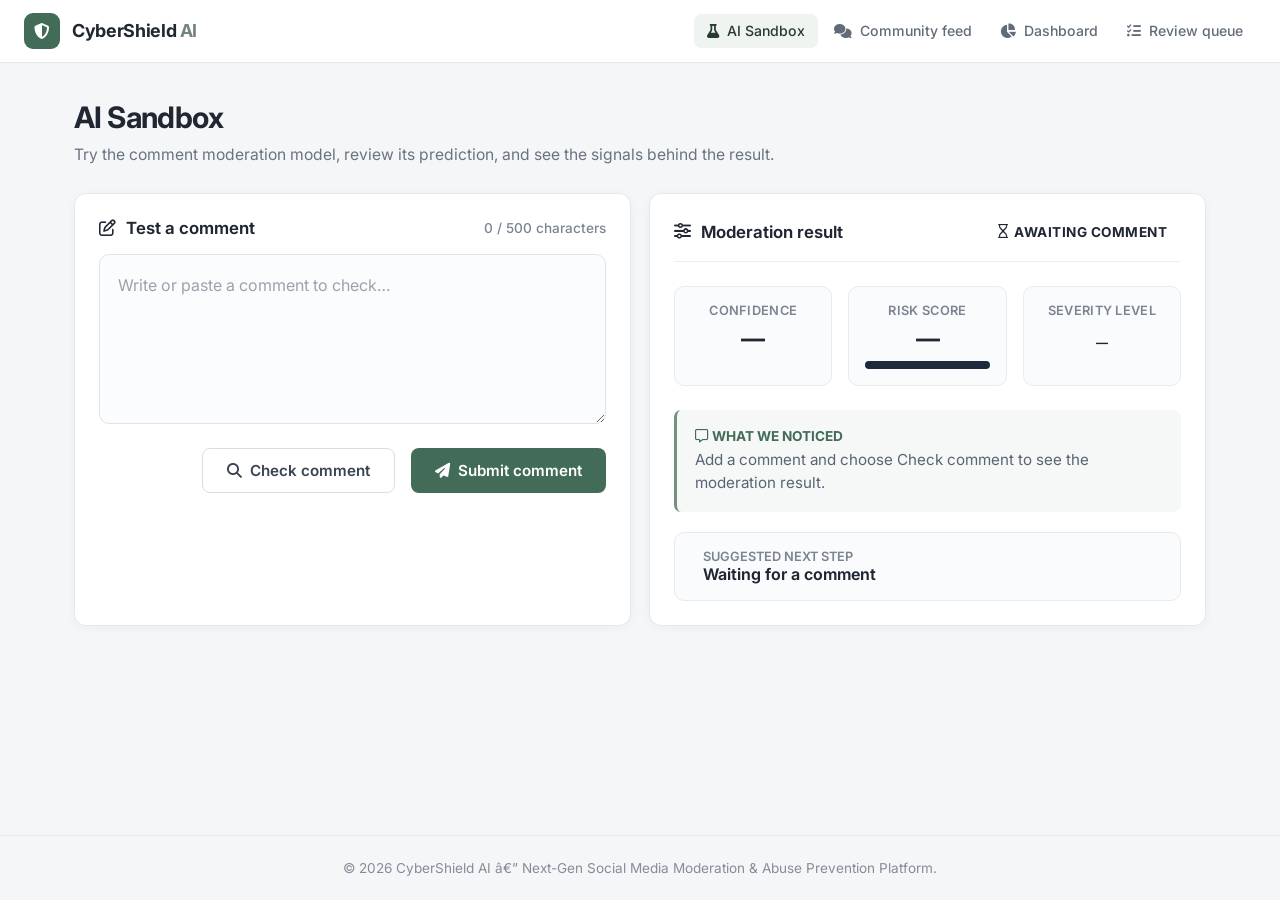
<file: frontend/index.html>
﻿<!DOCTYPE html>
<html lang="en">
<head>
    <meta charset="UTF-8">
    <meta name="viewport" content="width=device-width, initial-scale=1.0">
    <title>AI Sandbox - CyberShield AI</title>
    <!-- FontAwesome 6 -->
    <link rel="stylesheet" href="https://cdnjs.cloudflare.com/ajax/libs/font-awesome/6.4.0/css/all.min.css">
    <!-- CSS Stylesheets -->
    <link rel="stylesheet" href="css/style.css">
    <link rel="stylesheet" href="css/dashboard.css">
    <link rel="stylesheet" href="css/responsive.css">
    <link rel="stylesheet" href="css/product.css?v=4">
</head>
<body>

    <!-- Header Navigation -->
    <nav class="navbar">
        <div class="nav-container">
            <a href="/static/index.html" class="nav-logo">
                <div class="logo-icon"><i class="fa-solid fa-shield-halved"></i></div>
                <div class="logo-text">CyberShield <span>AI</span></div>
            </a>
            <ul class="nav-links">
                <li><a href="/static/index.html" class="nav-link active"><i class="fa-solid fa-flask"></i> AI Sandbox</a></li>
                <li><a href="/static/feed.html" class="nav-link"><i class="fa-solid fa-comments"></i> Community feed</a></li>
                <li><a href="/static/dashboard.html" class="nav-link"><i class="fa-solid fa-chart-pie"></i> Dashboard</a></li>
                <li><a href="/static/moderation.html" class="nav-link"><i class="fa-solid fa-list-check"></i> Review queue</a></li>
            </ul>
        </div>
    </nav>

    <!-- Main Container -->
    <main class="main-wrapper">
        
        <header class="hero-header">
            <h1 class="hero-title">AI Sandbox</h1>
            <p class="hero-subtitle">Try the comment moderation model, review its prediction, and see the signals behind the result.</p>
        </header>

        <!-- Grid Layout -->
        <div class="grid-2">
            
            <!-- Input Card -->
            <section class="glass-card">
                <div class="input-header">
                    <h2 class="section-title"><i class="fa-regular fa-pen-to-square"></i> Test a comment</h2>
                    <span class="char-counter" id="charCounter">0 / 500 characters</span>
                </div>
                
                <textarea 
                    id="commentText" 
                    class="comment-textarea" 
                    placeholder="Write or paste a comment to check…"
                    maxlength="500"
                ></textarea>

                <div class="live-status" id="liveStatusContainer" style="display: none;">
                    <div class="pulse-dot"></div>
                    <span id="liveStatusText">Analyzing keystrokes...</span>
                </div>

                <div class="action-bar">
                    <button class="btn btn-secondary" id="btnAnalyze"><i class="fa-solid fa-magnifying-glass"></i> Check comment</button>
                    <button class="btn btn-primary" id="btnPost"><i class="fa-solid fa-paper-plane"></i> Submit comment</button>
                </div>
            </section>

            <!-- Results Card -->
            <section class="glass-card" id="resultCard">
                <div class="result-header">
                    <h2 class="section-title"><i class="fa-solid fa-sliders"></i> Moderation result</h2>
                    <div id="categoryBadge" class="badge">
                        <i class="fa-regular fa-hourglass"></i> Awaiting comment
                    </div>
                </div>

                <!-- Metrics Grid -->
                <div class="metrics-grid">
                    <div class="metric-card">
                        <div class="metric-label">Confidence</div>
                        <div class="metric-value" id="confidenceValue">—</div>
                    </div>
                    <div class="metric-card">
                        <div class="metric-label">Risk Score</div>
                        <div class="metric-value" id="riskValue">—</div>
                        <div class="risk-meter-container">
                            <div class="risk-meter-bar" id="riskBar" style="width: 0%; background-color: #9aa2ad;"></div>
                        </div>
                    </div>
                    <div class="metric-card">
                        <div class="metric-label">Severity Level</div>
                        <div class="metric-value">
                            <span class="severity-pill" id="severityPill">—</span>
                        </div>
                    </div>
                </div>

                <!-- Explainable AI Box -->
                <div class="reason-box">
                    <div class="reason-title"><i class="fa-regular fa-message"></i> What we noticed</div>
                    <div class="reason-text" id="explanationText">
                        Add a comment and choose Check comment to see the moderation result.
                    </div>
                </div>

                <!-- Recommended Action -->
                <div class="action-recommendation" id="recommendationBox">
                    <div class="recommend-icon" id="recommendIcon" style="color: #10b981;"><i class="fa-solid fa-shield-check"></i></div>
                    <div>
                            <div style="font-size: 0.8rem; color: var(--text-muted); font-weight: 600; text-transform: uppercase;">Suggested next step</div>
                            <div style="font-weight: 650; font-size: 1rem; color: var(--text-primary);" id="recommendText">Waiting for a comment</div>
                    </div>
                </div>
            </section>

        </div>

    </main>

    <!-- Footer -->
    <footer class="footer">
        <p>&copy; 2026 CyberShield AI â€” Next-Gen Social Media Moderation & Abuse Prevention Platform.</p>
    </footer>

    <!-- App JavaScript -->
    <script src="js/app.js?v=2"></script>
</body>
</html>
</file>
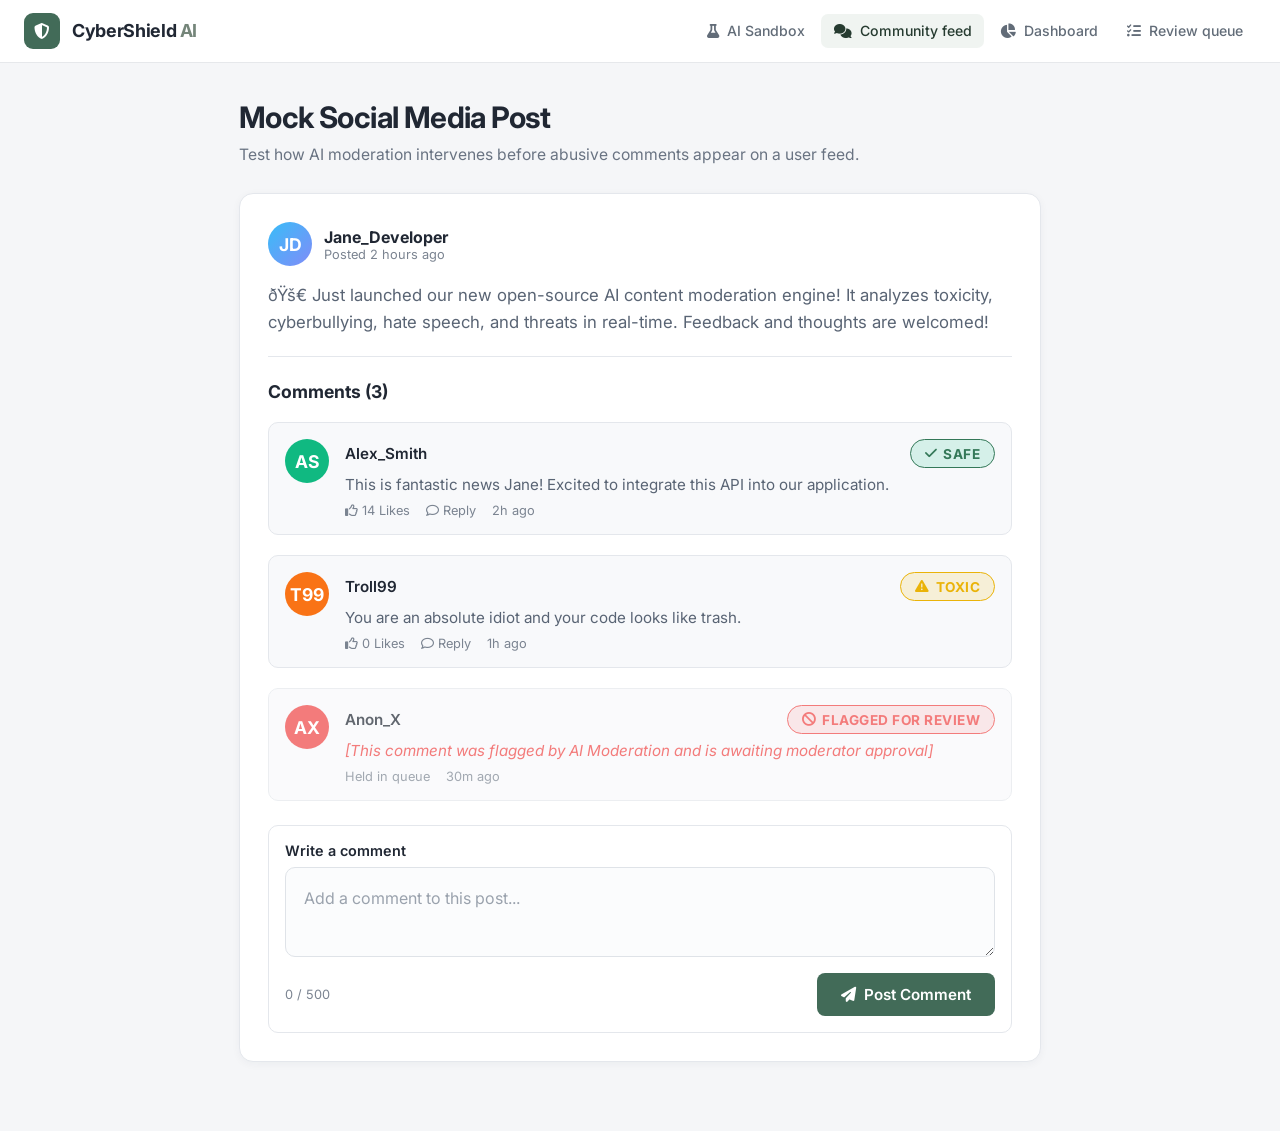
<file: frontend/feed.html>
﻿<!DOCTYPE html>
<html lang="en">
<head>
    <meta charset="UTF-8">
    <meta name="viewport" content="width=device-width, initial-scale=1.0">
    <title>Social Media Feed - CyberShield AI Moderation Demo</title>
    <!-- FontAwesome 6 -->
    <link rel="stylesheet" href="https://cdnjs.cloudflare.com/ajax/libs/font-awesome/6.4.0/css/all.min.css">
    <!-- CSS Stylesheets -->
    <link rel="stylesheet" href="css/style.css">
    <link rel="stylesheet" href="css/dashboard.css">
    <link rel="stylesheet" href="css/responsive.css">
    <link rel="stylesheet" href="css/product.css?v=4">
    <style>
        .feed-post-card {
            background: var(--bg-card);
            border: 1px solid var(--border-color);
            border-radius: var(--radius-lg);
            padding: 1.75rem;
            margin-bottom: 2rem;
        }
        .post-header {
            display: flex;
            align-items: center;
            gap: 0.75rem;
            margin-bottom: 1rem;
        }
        .avatar {
            width: 44px;
            height: 44px;
            border-radius: 50%;
            background: linear-gradient(135deg, #38bdf8, #818cf8);
            display: flex;
            align-items: center;
            justify-content: center;
            font-weight: 700;
            color: #fff;
            font-size: 1.1rem;
        }
        .post-author {
            font-weight: 700;
            color: var(--text-primary);
        }
        .post-time {
            font-size: 0.8rem;
            color: var(--text-muted);
        }
        .post-content {
            font-size: 1.05rem;
            color: var(--text-secondary);
            line-height: 1.6;
            margin-bottom: 1.25rem;
        }
        .comments-section {
            border-top: 1px solid var(--border-color);
            padding-top: 1.5rem;
        }
        .comment-item {
            display: flex;
            gap: 1rem;
            margin-bottom: 1.25rem;
            background: var(--bg-input);
            padding: 1rem;
            border-radius: var(--radius-md);
            border: 1px solid var(--border-color);
            transition: var(--transition);
        }
        .comment-body {
            flex: 1;
        }
        .comment-header {
            display: flex;
            justify-content: space-between;
            align-items: center;
            margin-bottom: 0.35rem;
        }
        .comment-user {
            font-weight: 600;
            font-size: 0.95rem;
            color: var(--text-primary);
        }
        .comment-text {
            font-size: 0.95rem;
            color: var(--text-secondary);
            line-height: 1.4;
            margin-bottom: 0.5rem;
        }
        .comment-footer-actions {
            display: flex;
            gap: 1rem;
            font-size: 0.8rem;
            color: var(--text-muted);
        }
        .action-link {
            cursor: pointer;
            transition: var(--transition);
        }
        .action-link:hover {
            color: var(--accent-blue);
        }
    </style>
</head>
<body>

    <!-- Header Navigation -->
    <nav class="navbar">
        <div class="nav-container">
            <a href="/static/index.html" class="nav-logo">
                <div class="logo-icon"><i class="fa-solid fa-shield-halved"></i></div>
                <div class="logo-text">CyberShield <span>AI</span></div>
            </a>
            <ul class="nav-links">
                <li><a href="/static/index.html" class="nav-link"><i class="fa-solid fa-flask"></i> AI Sandbox</a></li>
                <li><a href="/static/feed.html" class="nav-link active"><i class="fa-solid fa-comments"></i> Community feed</a></li>
                <li><a href="/static/dashboard.html" class="nav-link"><i class="fa-solid fa-chart-pie"></i> Dashboard</a></li>
                <li><a href="/static/moderation.html" class="nav-link"><i class="fa-solid fa-list-check"></i> Review queue</a></li>
            </ul>
        </div>
    </nav>

    <!-- Main Container -->
    <main class="main-wrapper" style="max-width: 850px;">
        
        <header class="hero-header">
            <h1 class="hero-title">Mock Social Media Post</h1>
            <p class="hero-subtitle">Test how AI moderation intervenes before abusive comments appear on a user feed.</p>
        </header>

        <!-- Post Card -->
        <article class="feed-post-card">
            <div class="post-header">
                <div class="avatar">JD</div>
                <div>
                    <div class="post-author">Jane_Developer</div>
                    <div class="post-time">Posted 2 hours ago</div>
                </div>
            </div>
            <div class="post-content">
                ðŸš€ Just launched our new open-source AI content moderation engine! It analyzes toxicity, cyberbullying, hate speech, and threats in real-time. Feedback and thoughts are welcomed!
            </div>

            <!-- Comments Section -->
            <div class="comments-section">
                <h3 style="font-size: 1.1rem; margin-bottom: 1.25rem; font-weight: 700;">Comments (<span id="commentCount">3</span>)</h3>
                
                <div id="commentsContainer">
                    <!-- Sample Initial Comments -->
                    <div class="comment-item">
                        <div class="avatar" style="background: #10b981;">AS</div>
                        <div class="comment-body">
                            <div class="comment-header">
                                <span class="comment-user">Alex_Smith</span>
                                <span class="badge badge-NON_ABUSIVE"><i class="fa-solid fa-check"></i> Safe</span>
                            </div>
                            <div class="comment-text">This is fantastic news Jane! Excited to integrate this API into our application.</div>
                            <div class="comment-footer-actions">
                                <span class="action-link"><i class="fa-regular fa-thumbs-up"></i> 14 Likes</span>
                                <span class="action-link"><i class="fa-regular fa-comment"></i> Reply</span>
                                <span>2h ago</span>
                            </div>
                        </div>
                    </div>

                    <div class="comment-item">
                        <div class="avatar" style="background: #f97316;">T99</div>
                        <div class="comment-body">
                            <div class="comment-header">
                                <span class="comment-user">Troll99</span>
                                <span class="badge badge-TOXIC"><i class="fa-solid fa-triangle-exclamation"></i> Toxic</span>
                            </div>
                            <div class="comment-text">You are an absolute idiot and your code looks like trash.</div>
                            <div class="comment-footer-actions">
                                <span class="action-link"><i class="fa-regular fa-thumbs-up"></i> 0 Likes</span>
                                <span class="action-link"><i class="fa-regular fa-comment"></i> Reply</span>
                                <span>1h ago</span>
                            </div>
                        </div>
                    </div>

                    <div class="comment-item" style="opacity: 0.7;">
                        <div class="avatar" style="background: #ef4444;">AX</div>
                        <div class="comment-body">
                            <div class="comment-header">
                                <span class="comment-user">Anon_X</span>
                                <span class="badge badge-SEVERE_BULLYING"><i class="fa-solid fa-ban"></i> Flagged for Review</span>
                            </div>
                            <div class="comment-text" style="font-style: italic; color: #ef4444;">[This comment was flagged by AI Moderation and is awaiting moderator approval]</div>
                            <div class="comment-footer-actions">
                                <span>Held in queue</span>
                                <span>30m ago</span>
                            </div>
                        </div>
                    </div>
                </div>

                <!-- Comment Input -->
                <div style="margin-top: 1.5rem; background: var(--bg-card); border: 1px solid var(--border-color); padding: 1rem; border-radius: var(--radius-md);">
                    <div style="font-size: 0.9rem; font-weight: 600; margin-bottom: 0.5rem; color: var(--text-primary);">Write a comment</div>
                    <textarea id="feedCommentInput" class="comment-textarea" style="min-height: 90px;" placeholder="Add a comment to this post..."></textarea>
                    <div style="display: flex; justify-content: space-between; align-items: center; margin-top: 0.75rem;">
                        <span id="feedCharCounter" style="font-size: 0.8rem; color: var(--text-muted);">0 / 500</span>
                        <button class="btn btn-primary" id="btnSubmitFeedComment"><i class="fa-solid fa-paper-plane"></i> Post Comment</button>
                    </div>
                </div>

            </div>
        </article>

    </main>

    <!-- Interactive Flag Pre-Publish Modal -->
    <div class="modal-overlay" id="moderationModal">
        <div class="modal-card">
            <div class="modal-header">
                <div style="width: 40px; height: 40px; border-radius: 50%; background: rgba(239,68,68,0.2); display: flex; align-items: center; justify-content: center; color: #ef4444; font-size: 1.25rem;">
                    <i class="fa-solid fa-triangle-exclamation"></i>
                </div>
                <div>
                    <div class="modal-title" style="color: #ef4444;">Community Guidelines Alert</div>
                    <div style="font-size: 0.85rem; color: var(--text-muted);" id="modalCategorySub">Flagged by AI Content Moderation</div>
                </div>
            </div>

            <div style="margin-bottom: 1.25rem; font-size: 0.95rem; color: var(--text-secondary); line-height: 1.5;" id="modalMessage">
                This comment contains language that violates our community standards.
            </div>

            <!-- Details Block -->
            <div style="background: var(--bg-input); border: 1px solid var(--border-color); padding: 1rem; border-radius: var(--radius-md); margin-bottom: 1.5rem;">
                <div style="display: flex; justify-content: space-between; margin-bottom: 0.5rem;">
                    <span style="font-size: 0.8rem; color: var(--text-muted); font-weight: 600;">DETECTED CATEGORY</span>
                    <span class="badge badge-BULLYING" id="modalBadge">BULLYING</span>
                </div>
                <div style="display: flex; justify-content: space-between; margin-bottom: 0.5rem;">
                    <span style="font-size: 0.8rem; color: var(--text-muted); font-weight: 600;">CONFIDENCE SCORE</span>
                    <span style="font-weight: 700; color: var(--accent-blue);" id="modalConfidence">94.2%</span>
                </div>
                <div style="display: flex; justify-content: space-between;">
                    <span style="font-size: 0.8rem; color: var(--text-muted); font-weight: 600;">RISK SCORE</span>
                    <span style="font-weight: 700; color: #ef4444;" id="modalRisk">82 / 100</span>
                </div>
            </div>

            <div style="display: flex; flex-direction: column; gap: 0.6rem;">
                <button class="btn btn-secondary" id="btnModalEdit" style="width: 100%; justify-content: center;"><i class="fa-solid fa-pen-to-square"></i> Edit Comment</button>
                <button class="btn btn-danger" id="btnModalSubmitReview" style="width: 100%; justify-content: center;"><i class="fa-solid fa-flag"></i> Submit for Review</button>
                <button class="btn" id="btnModalCancel" style="width: 100%; justify-content: center; background: transparent; color: var(--text-muted);"><i class="fa-solid fa-xmark"></i> Cancel</button>
            </div>
        </div>
    </div>

    <!-- App JS -->
    <script src="js/feed.js?v=2"></script>
</body>
</html>
</file>
<file: frontend/css/style.css>
/* CyberShield AI Design System & Global Styles */
@import url('https://fonts.googleapis.com/css2?family=Inter:wght@300;400;500;600;700;800&family=Outfit:wght@400;500;600;700;800&display=swap');

:root {
    --bg-main: #0b0f19;
    --bg-card: #131c2e;
    --bg-card-hover: #1b263b;
    --bg-input: #0f172a;
    --border-color: #1e293b;
    --border-highlight: #334155;
    
    --text-primary: #f8fafc;
    --text-secondary: #94a3b8;
    --text-muted: #64748b;
    
    --primary-glow: #6366f1;
    --primary-hover: #4f46e5;
    --accent-blue: #38bdf8;
    
    /* Category Specific Tokens */
    --cat-non-abusive: #10b981;
    --cat-toxic: #eab308;
    --cat-bullying: #f97316;
    --cat-severe-bullying: #ef4444;
    --cat-hate-speech: #a855f7;
    --cat-sexual-harassment: #ec4899;
    --cat-threat: #991b1b;
    
    --font-heading: 'Outfit', sans-serif;
    --font-body: 'Inter', sans-serif;
    
    --shadow-sm: 0 4px 6px -1px rgba(0, 0, 0, 0.3);
    --shadow-glow: 0 0 25px rgba(99, 102, 241, 0.25);
    --radius-lg: 16px;
    --radius-md: 12px;
    --radius-sm: 8px;
    --transition: all 0.25s cubic-bezier(0.4, 0, 0.2, 1);
}

* {
    margin: 0;
    padding: 0;
    box-sizing: border-box;
    font-family: var(--font-body);
}

body {
    background-color: var(--bg-main);
    color: var(--text-primary);
    min-height: 100vh;
    display: flex;
    flex-direction: column;
    overflow-x: hidden;
}

/* Navbar */
.navbar {
    background: rgba(19, 28, 46, 0.85);
    backdrop-filter: blur(16px);
    border-bottom: 1px solid var(--border-color);
    position: sticky;
    top: 0;
    z-index: 1000;
    padding: 1rem 2rem;
}

.nav-container {
    max-width: 1300px;
    margin: 0 auto;
    display: flex;
    justify-content: space-between;
    align-items: center;
}

.nav-logo {
    display: flex;
    align-items: center;
    gap: 0.75rem;
    text-decoration: none;
}

.logo-icon {
    width: 42px;
    height: 42px;
    background: linear-gradient(135deg, #6366f1, #3b82f6);
    border-radius: 12px;
    display: flex;
    align-items: center;
    justify-content: center;
    color: #fff;
    font-size: 1.25rem;
    box-shadow: 0 0 15px rgba(99, 102, 241, 0.5);
}

.logo-text {
    font-family: var(--font-heading);
    font-weight: 800;
    font-size: 1.4rem;
    color: var(--text-primary);
    letter-spacing: -0.5px;
}

.logo-text span {
    color: var(--accent-blue);
}

.nav-links {
    display: flex;
    gap: 0.5rem;
    list-style: none;
}

.nav-link {
    color: var(--text-secondary);
    text-decoration: none;
    padding: 0.6rem 1.1rem;
    border-radius: var(--radius-sm);
    font-weight: 500;
    font-size: 0.95rem;
    transition: var(--transition);
    display: flex;
    align-items: center;
    gap: 0.5rem;
}

.nav-link:hover, .nav-link.active {
    color: var(--text-primary);
    background: rgba(255, 255, 255, 0.05);
}

.nav-link.active {
    border-bottom: 2px solid var(--accent-blue);
    background: rgba(56, 189, 248, 0.1);
}

/* Container */
.main-wrapper {
    max-width: 1250px;
    margin: 2.5rem auto;
    padding: 0 1.5rem;
    width: 100%;
    flex: 1;
}

.hero-header {
    text-align: center;
    margin-bottom: 2.5rem;
}

.hero-title {
    font-family: var(--font-heading);
    font-size: 2.5rem;
    font-weight: 800;
    background: linear-gradient(135deg, #ffffff 0%, #94a3b8 100%);
    -webkit-background-clip: text;
    -webkit-text-fill-color: transparent;
    margin-bottom: 0.5rem;
}

.hero-subtitle {
    color: var(--text-secondary);
    font-size: 1.1rem;
    max-width: 650px;
    margin: 0 auto;
}

/* Card layout */
.glass-card {
    background: var(--bg-card);
    border: 1px solid var(--border-color);
    border-radius: var(--radius-lg);
    padding: 2rem;
    box-shadow: var(--shadow-sm);
    transition: var(--transition);
}

.glass-card:hover {
    border-color: var(--border-highlight);
}

/* Grid Layouts */
.grid-2 {
    display: grid;
    grid-template-columns: 1fr 1fr;
    gap: 2rem;
}

/* Input Section */
.input-header {
    display: flex;
    justify-content: space-between;
    align-items: center;
    margin-bottom: 1rem;
}

.section-title {
    font-family: var(--font-heading);
    font-size: 1.25rem;
    font-weight: 700;
    display: flex;
    align-items: center;
    gap: 0.6rem;
}

.char-counter {
    font-size: 0.85rem;
    color: var(--text-muted);
    font-weight: 500;
}

.comment-textarea {
    width: 100%;
    min-height: 170px;
    background: var(--bg-input);
    border: 1px solid var(--border-color);
    border-radius: var(--radius-md);
    padding: 1.1rem;
    color: var(--text-primary);
    font-size: 1rem;
    line-height: 1.5;
    resize: vertical;
    transition: var(--transition);
    outline: none;
}

.comment-textarea:focus {
    border-color: var(--primary-glow);
    box-shadow: 0 0 0 3px rgba(99, 102, 241, 0.15);
}

.action-bar {
    display: flex;
    gap: 1rem;
    margin-top: 1.25rem;
    justify-content: flex-end;
}

/* Buttons */
.btn {
    padding: 0.75rem 1.5rem;
    border-radius: var(--radius-md);
    font-weight: 600;
    font-size: 0.95rem;
    cursor: pointer;
    border: none;
    transition: var(--transition);
    display: inline-flex;
    align-items: center;
    gap: 0.5rem;
}

.btn-primary {
    background: linear-gradient(135deg, var(--primary-glow), var(--primary-hover));
    color: #fff;
    box-shadow: 0 4px 14px rgba(99, 102, 241, 0.35);
}

.btn-primary:hover {
    transform: translateY(-2px);
    box-shadow: 0 6px 20px rgba(99, 102, 241, 0.5);
}

.btn-secondary {
    background: #334155;
    color: var(--text-primary);
}

.btn-secondary:hover {
    background: #475569;
}

.btn-danger {
    background: #ef4444;
    color: #fff;
}

.btn-danger:hover {
    background: #dc2626;
}

/* Badges */
.badge {
    display: inline-flex;
    align-items: center;
    gap: 0.4rem;
    padding: 0.35rem 0.85rem;
    border-radius: 50px;
    font-size: 0.85rem;
    font-weight: 700;
    letter-spacing: 0.5px;
    text-transform: uppercase;
}

.badge-NON_ABUSIVE { background: rgba(16, 185, 129, 0.15); color: var(--cat-non-abusive); border: 1px solid var(--cat-non-abusive); }
.badge-TOXIC { background: rgba(234, 179, 8, 0.15); color: var(--cat-toxic); border: 1px solid var(--cat-toxic); }
.badge-BULLYING { background: rgba(249, 115, 22, 0.15); color: var(--cat-bullying); border: 1px solid var(--cat-bullying); }
.badge-SEVERE_BULLYING { background: rgba(239, 68, 68, 0.15); color: var(--cat-severe-bullying); border: 1px solid var(--cat-severe-bullying); }
.badge-HATE_SPEECH { background: rgba(168, 85, 247, 0.15); color: var(--cat-hate-speech); border: 1px solid var(--cat-hate-speech); }
.badge-SEXUAL_HARASSMENT { background: rgba(236, 72, 153, 0.15); color: var(--cat-sexual-harassment); border: 1px solid var(--cat-sexual-harassment); }
.badge-THREAT { background: rgba(153, 27, 27, 0.25); color: #fca5a5; border: 1px solid var(--cat-threat); }

/* Severity Indicators */
.severity-pill {
    padding: 0.25rem 0.65rem;
    border-radius: 4px;
    font-size: 0.75rem;
    font-weight: 700;
}
.severity-LOW { background: rgba(16, 185, 129, 0.2); color: #34d399; }
.severity-MODERATE { background: rgba(234, 179, 8, 0.2); color: #fde047; }
.severity-HIGH { background: rgba(249, 115, 22, 0.2); color: #fb923c; }
.severity-CRITICAL { background: rgba(239, 68, 68, 0.2); color: #f87171; }

/* Real-Time Live Status */
.live-status {
    display: flex;
    align-items: center;
    gap: 0.5rem;
    font-size: 0.85rem;
    color: var(--text-secondary);
    margin-top: 0.5rem;
}

.pulse-dot {
    width: 8px;
    height: 8px;
    border-radius: 50%;
    background: var(--cat-non-abusive);
    box-shadow: 0 0 8px var(--cat-non-abusive);
    animation: pulse 1.5s infinite;
}

@keyframes pulse {
    0% { opacity: 0.4; }
    50% { opacity: 1; }
    100% { opacity: 0.4; }
}

/* Metric Display Blocks */
.result-header {
    display: flex;
    justify-content: space-between;
    align-items: center;
    margin-bottom: 1.5rem;
    padding-bottom: 1rem;
    border-bottom: 1px solid var(--border-color);
}

.metrics-grid {
    display: grid;
    grid-template-columns: repeat(3, 1fr);
    gap: 1rem;
    margin-bottom: 1.5rem;
}

.metric-card {
    background: var(--bg-input);
    border: 1px solid var(--border-color);
    padding: 1rem;
    border-radius: var(--radius-md);
    text-align: center;
}

.metric-label {
    font-size: 0.8rem;
    color: var(--text-muted);
    text-transform: uppercase;
    font-weight: 600;
    margin-bottom: 0.35rem;
}

.metric-value {
    font-family: var(--font-heading);
    font-size: 1.5rem;
    font-weight: 700;
}

/* Risk Progress Meter */
.risk-meter-container {
    margin-top: 0.5rem;
    height: 8px;
    background: #1e293b;
    border-radius: 10px;
    overflow: hidden;
}

.risk-meter-bar {
    height: 100%;
    width: 0%;
    transition: width 0.6s ease, background-color 0.4s ease;
}

/* Explanation Box */
.reason-box {
    background: rgba(30, 41, 59, 0.5);
    border-left: 4px solid var(--accent-blue);
    padding: 1.1rem;
    border-radius: var(--radius-sm);
    margin-bottom: 1.25rem;
}

.reason-title {
    font-size: 0.85rem;
    font-weight: 700;
    color: var(--accent-blue);
    margin-bottom: 0.35rem;
    text-transform: uppercase;
}

.reason-text {
    font-size: 0.95rem;
    color: var(--text-secondary);
    line-height: 1.5;
}

.action-recommendation {
    display: flex;
    align-items: center;
    gap: 0.75rem;
    padding: 1rem;
    border-radius: var(--radius-md);
    background: var(--bg-input);
    border: 1px solid var(--border-color);
}

.recommend-icon {
    font-size: 1.5rem;
}

/* Modal Window */
.modal-overlay {
    position: fixed;
    top: 0;
    left: 0;
    width: 100vw;
    height: 100vh;
    background: rgba(11, 15, 25, 0.85);
    backdrop-filter: blur(8px);
    display: flex;
    align-items: center;
    justify-content: center;
    z-index: 9999;
    opacity: 0;
    pointer-events: none;
    transition: var(--transition);
}

.modal-overlay.active {
    opacity: 1;
    pointer-events: auto;
}

.modal-card {
    background: var(--bg-card);
    border: 1px solid var(--border-highlight);
    border-radius: var(--radius-lg);
    width: 90%;
    max-width: 520px;
    padding: 2rem;
    box-shadow: 0 20px 50px rgba(0,0,0,0.6);
    transform: translateY(20px);
    transition: var(--transition);
}

.modal-overlay.active .modal-card {
    transform: translateY(0);
}

.modal-header {
    display: flex;
    align-items: center;
    gap: 0.75rem;
    margin-bottom: 1rem;
}

.modal-title {
    font-family: var(--font-heading);
    font-size: 1.25rem;
    font-weight: 700;
}

/* Footer */
.footer {
    border-top: 1px solid var(--border-color);
    padding: 1.5rem 0;
    text-align: center;
    color: var(--text-muted);
    font-size: 0.85rem;
    margin-top: 3rem;
}
</file>
<file: frontend/css/dashboard.css>
/* Dashboard & Moderation Queue Specific CSS */

/* Stats Card Grid */
.stats-grid {
    display: grid;
    grid-template-columns: repeat(auto-fit, minmax(220px, 1fr));
    gap: 1.25rem;
    margin-bottom: 2rem;
}

.stat-card {
    background: var(--bg-card);
    border: 1px solid var(--border-color);
    border-radius: var(--radius-md);
    padding: 1.25rem;
    display: flex;
    align-items: center;
    justify-content: space-between;
    transition: var(--transition);
}

.stat-card:hover {
    border-color: var(--border-highlight);
    transform: translateY(-2px);
}

.stat-info .stat-label {
    font-size: 0.8rem;
    color: var(--text-muted);
    font-weight: 600;
    text-transform: uppercase;
    margin-bottom: 0.25rem;
}

.stat-info .stat-value {
    font-family: var(--font-heading);
    font-size: 1.8rem;
    font-weight: 800;
    color: var(--text-primary);
}

.stat-icon-wrapper {
    width: 48px;
    height: 48px;
    border-radius: 12px;
    display: flex;
    align-items: center;
    justify-content: center;
    font-size: 1.25rem;
}

/* Charts Grid */
.charts-grid {
    display: grid;
    grid-template-columns: 1fr 1fr;
    gap: 1.5rem;
    margin-bottom: 2rem;
}

.chart-card {
    min-height: 380px;
    display: flex;
    flex-direction: column;
}

.chart-header {
    display: flex;
    justify-content: space-between;
    align-items: center;
    margin-bottom: 1.25rem;
}

.chart-container {
    position: relative;
    flex: 1;
    width: 100%;
    min-height: 280px;
}

/* Moderation Queue Filter Bar */
.filter-bar {
    display: flex;
    justify-content: space-between;
    align-items: center;
    gap: 1rem;
    margin-bottom: 1.5rem;
    flex-wrap: wrap;
}

.tabs-group {
    display: flex;
    background: var(--bg-input);
    padding: 0.3rem;
    border-radius: var(--radius-md);
    border: 1px solid var(--border-color);
}

.tab-btn {
    background: transparent;
    border: none;
    color: var(--text-secondary);
    padding: 0.5rem 1rem;
    font-size: 0.85rem;
    font-weight: 600;
    border-radius: var(--radius-sm);
    cursor: pointer;
    transition: var(--transition);
}

.tab-btn.active {
    background: var(--bg-card);
    color: var(--text-primary);
    box-shadow: 0 2px 4px rgba(0,0,0,0.2);
}

.search-box {
    position: relative;
    min-width: 260px;
}

.search-input {
    width: 100%;
    background: var(--bg-input);
    border: 1px solid var(--border-color);
    border-radius: var(--radius-md);
    padding: 0.6rem 1rem 0.6rem 2.4rem;
    color: var(--text-primary);
    font-size: 0.9rem;
    outline: none;
}

.search-icon {
    position: absolute;
    left: 0.85rem;
    top: 50%;
    transform: translateY(-50%);
    color: var(--text-muted);
}

/* Moderation Queue Table */
.table-container {
    width: 100%;
    overflow-x: auto;
    border-radius: var(--radius-md);
    border: 1px solid var(--border-color);
}

.mod-table {
    width: 100%;
    border-collapse: collapse;
    text-align: left;
}

.mod-table th {
    background: #0f172a;
    padding: 1rem;
    font-size: 0.8rem;
    text-transform: uppercase;
    color: var(--text-muted);
    font-weight: 700;
    border-bottom: 1px solid var(--border-color);
}

.mod-table td {
    padding: 1rem;
    border-bottom: 1px solid var(--border-color);
    font-size: 0.9rem;
    color: var(--text-secondary);
    vertical-align: middle;
}

.mod-table tr:hover {
    background: rgba(255, 255, 255, 0.02);
}

.comment-preview {
    max-width: 240px;
    white-space: nowrap;
    overflow: hidden;
    text-overflow: ellipsis;
    color: var(--text-primary);
    font-weight: 500;
}

.table-actions {
    display: flex;
    gap: 0.4rem;
}

.btn-xs {
    padding: 0.3rem 0.6rem;
    font-size: 0.75rem;
    border-radius: 4px;
}
</file>
<file: frontend/css/responsive.css>
/* Responsive Design Media Queries */

@media (max-width: 992px) {
    .grid-2 {
        grid-template-columns: 1fr;
    }
    .charts-grid {
        grid-template-columns: 1fr;
    }
    .metrics-grid {
        grid-template-columns: 1fr 1fr;
    }
}

@media (max-width: 768px) {
    .nav-container {
        flex-direction: column;
        gap: 1rem;
    }
    .nav-links {
        width: 100%;
        justify-content: center;
        flex-wrap: wrap;
    }
    .hero-title {
        font-size: 1.8rem;
    }
    .metrics-grid {
        grid-template-columns: 1fr;
    }
    .filter-bar {
        flex-direction: column;
        align-items: stretch;
    }
    .search-box {
        min-width: 100%;
    }
}
</file>
<file: frontend/css/product.css>
/* A quieter, more familiar product interface shared across the demo. */
:root {
    --bg-main: #f5f6f8;
    --bg-card: #ffffff;
    --bg-card-hover: #fbfcfd;
    --bg-input: #f8f9fb;
    --border-color: #e4e7ec;
    --border-highlight: #cfd5dd;
    --text-primary: #202733;
    --text-secondary: #596474;
    --text-muted: #7b8491;
    --primary-glow: #426b58;
    --primary-hover: #315542;
    --accent-blue: #426b58;
    --cat-non-abusive: #347858;
    --font-heading: 'Inter', sans-serif;
    --shadow-sm: 0 2px 8px rgba(30, 41, 59, .045);
    --radius-lg: 14px;
    --radius-md: 10px;
    --radius-sm: 7px;
}

body { background: #f5f6f8; color: var(--text-primary); }
.navbar { padding: .8rem 1.5rem; background: rgba(255,255,255,.96); border-bottom-color: #e6e8eb; backdrop-filter: blur(10px); }
.nav-container { max-width: 1240px; }
.logo-icon { width: 36px; height: 36px; border-radius: 9px; background: #426b58; box-shadow: none; font-size: 1rem; }
.logo-text { font-size: 1.12rem; font-weight: 700; letter-spacing: -.35px; }
.logo-text span { color: #748579; }
.nav-links { gap: .2rem; }
.nav-link { padding: .55rem .8rem; color: #626c78; font-size: .88rem; border-radius: 7px; }
.nav-link:hover, .nav-link.active { color: #263b30; background: #f0f4f1; }
.nav-link.active { border-bottom: 0; }
.main-wrapper { max-width: 1180px; margin: 2.3rem auto; }
.hero-header { text-align: left; margin-bottom: 1.65rem; }
.hero-title { background: none; color: #202733; -webkit-text-fill-color: currentColor; font-size: 1.85rem; font-weight: 700; letter-spacing: -.6px; margin-bottom: .45rem; }
.hero-subtitle { margin: 0; max-width: 760px; color: #697382; font-size: .98rem; line-height: 1.55; }
.glass-card, .feed-post-card, .stat-card, .chart-card { background: #fff; border-color: #e5e8ec; border-radius: 12px; box-shadow: var(--shadow-sm); }
.glass-card { padding: 1.5rem; }
.glass-card:hover, .stat-card:hover { border-color: #d6dce2; transform: none; }
.grid-2 { gap: 1.15rem; }
.section-title { font-size: 1.05rem; font-weight: 650; }
.comment-textarea, .search-input { background: #fbfcfd; border-color: #dfe3e8; color: #26303b; }
.comment-textarea::placeholder, .search-input::placeholder { color: #9aa2ad; }
.comment-textarea:focus, .search-input:focus { border-color: #73917e; box-shadow: 0 0 0 3px rgba(66,107,88,.1); }
.btn { border-radius: 8px; font-weight: 600; box-shadow: none; }
.btn-primary { background: #426b58; }
.btn-primary:hover { background: #315542; transform: none; box-shadow: none; }
.btn-secondary { background: #fff; color: #394451; border: 1px solid #d9dee4; }
.btn-secondary:hover { background: #f5f7f8; }
.result-header { border-bottom-color: #eceef1; }
.metric-card { background: #fafbfc; border-color: #e8ebef; }
.metric-label { letter-spacing: .025em; }
.reason-box { background: #f6f8f7; border-left: 3px solid #73917e; }
.reason-title { color: #426b58; }
.action-recommendation { background: #fafbfc; border-color: #e7eaee; }
.badge-UNCERTAIN { background: #f3f4f6; color: #596474; border: 1px solid #cfd5dd; }
.footer { border-top-color: #e6e8eb; color: #858d98; margin-top: 2rem; }
.tabs-group { background: #f5f6f8; border-color: #e5e8ec; }
.tab-btn.active { background: #fff; color: #28342d; box-shadow: 0 1px 3px rgba(20,30,40,.1); }
.mod-table th { background: #f7f8fa; color: #687381; }
.mod-table td { color: #586372; }
.mod-table th, .mod-table td { border-bottom-color: #eceef1; }
.mod-table tr:hover { background: #fafbfc; }
.table-container { padding: 0; }
.comment-item { background: #fafbfc; border-color: #e8ebef; }
.post-content { color: #414b58; }
.avatar { background: #e7eee9; color: #426b58; }
.modal-overlay { background: rgba(31, 39, 48, .45); }
.modal-card { background: #fff; border-color: #e1e5e9; box-shadow: 0 18px 50px rgba(25,35,45,.18); }
@media (max-width: 768px) {
    .navbar { padding: .75rem 1rem; }
    .nav-links { gap: .15rem; }
    .nav-link { padding: .45rem .55rem; font-size: .8rem; }
    .main-wrapper { margin: 1.5rem auto; padding: 0 1rem; }
    .hero-header { text-align: left; }
    .hero-title { font-size: 1.55rem; }
    .glass-card { padding: 1.15rem; }
    .action-bar { flex-wrap: wrap; }
}
@media (min-width: 769px) and (max-width: 1100px) {
    .navbar { padding-inline: 1rem; }
    .nav-container { gap: .7rem; }
    .nav-links { gap: 0; }
    .nav-link { padding: .48rem .52rem; font-size: .8rem; white-space: nowrap; }
    .nav-link i { display: none; }
    .logo-text { font-size: 1rem; }
}
</file>
